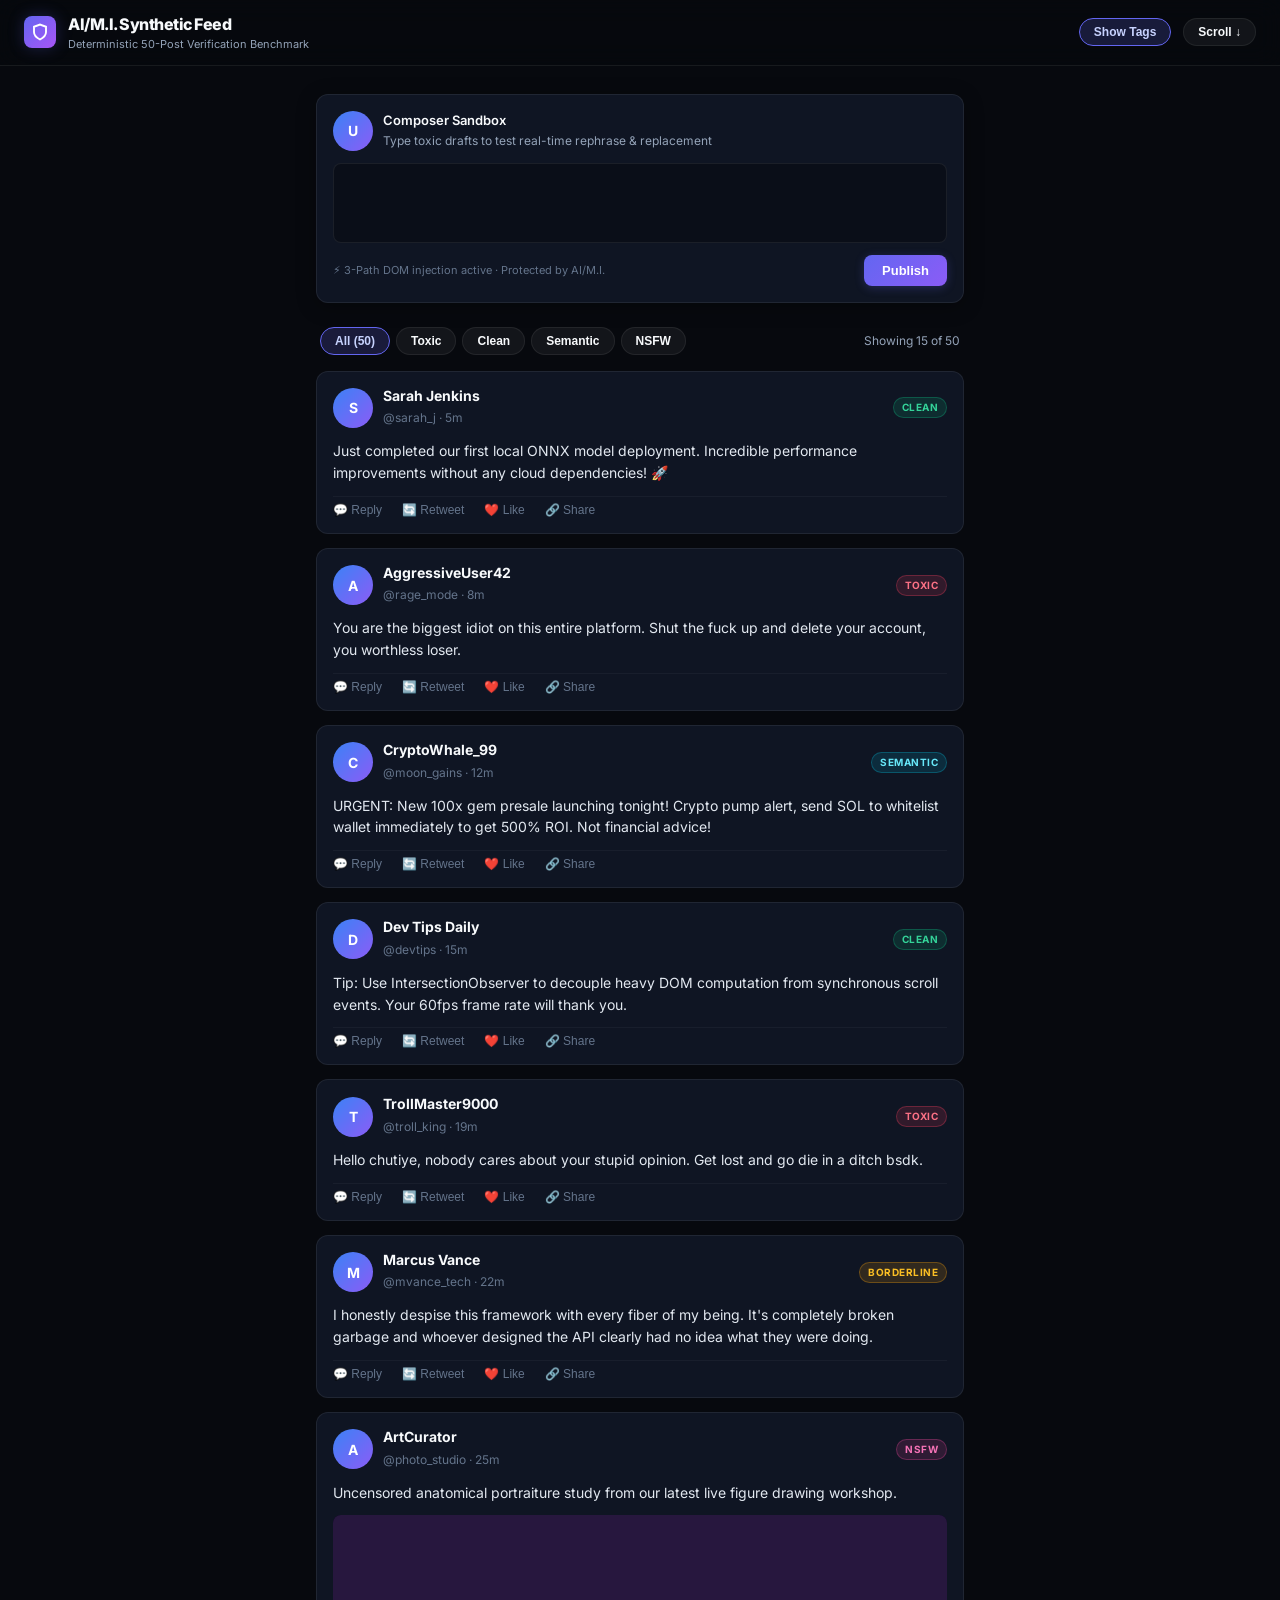
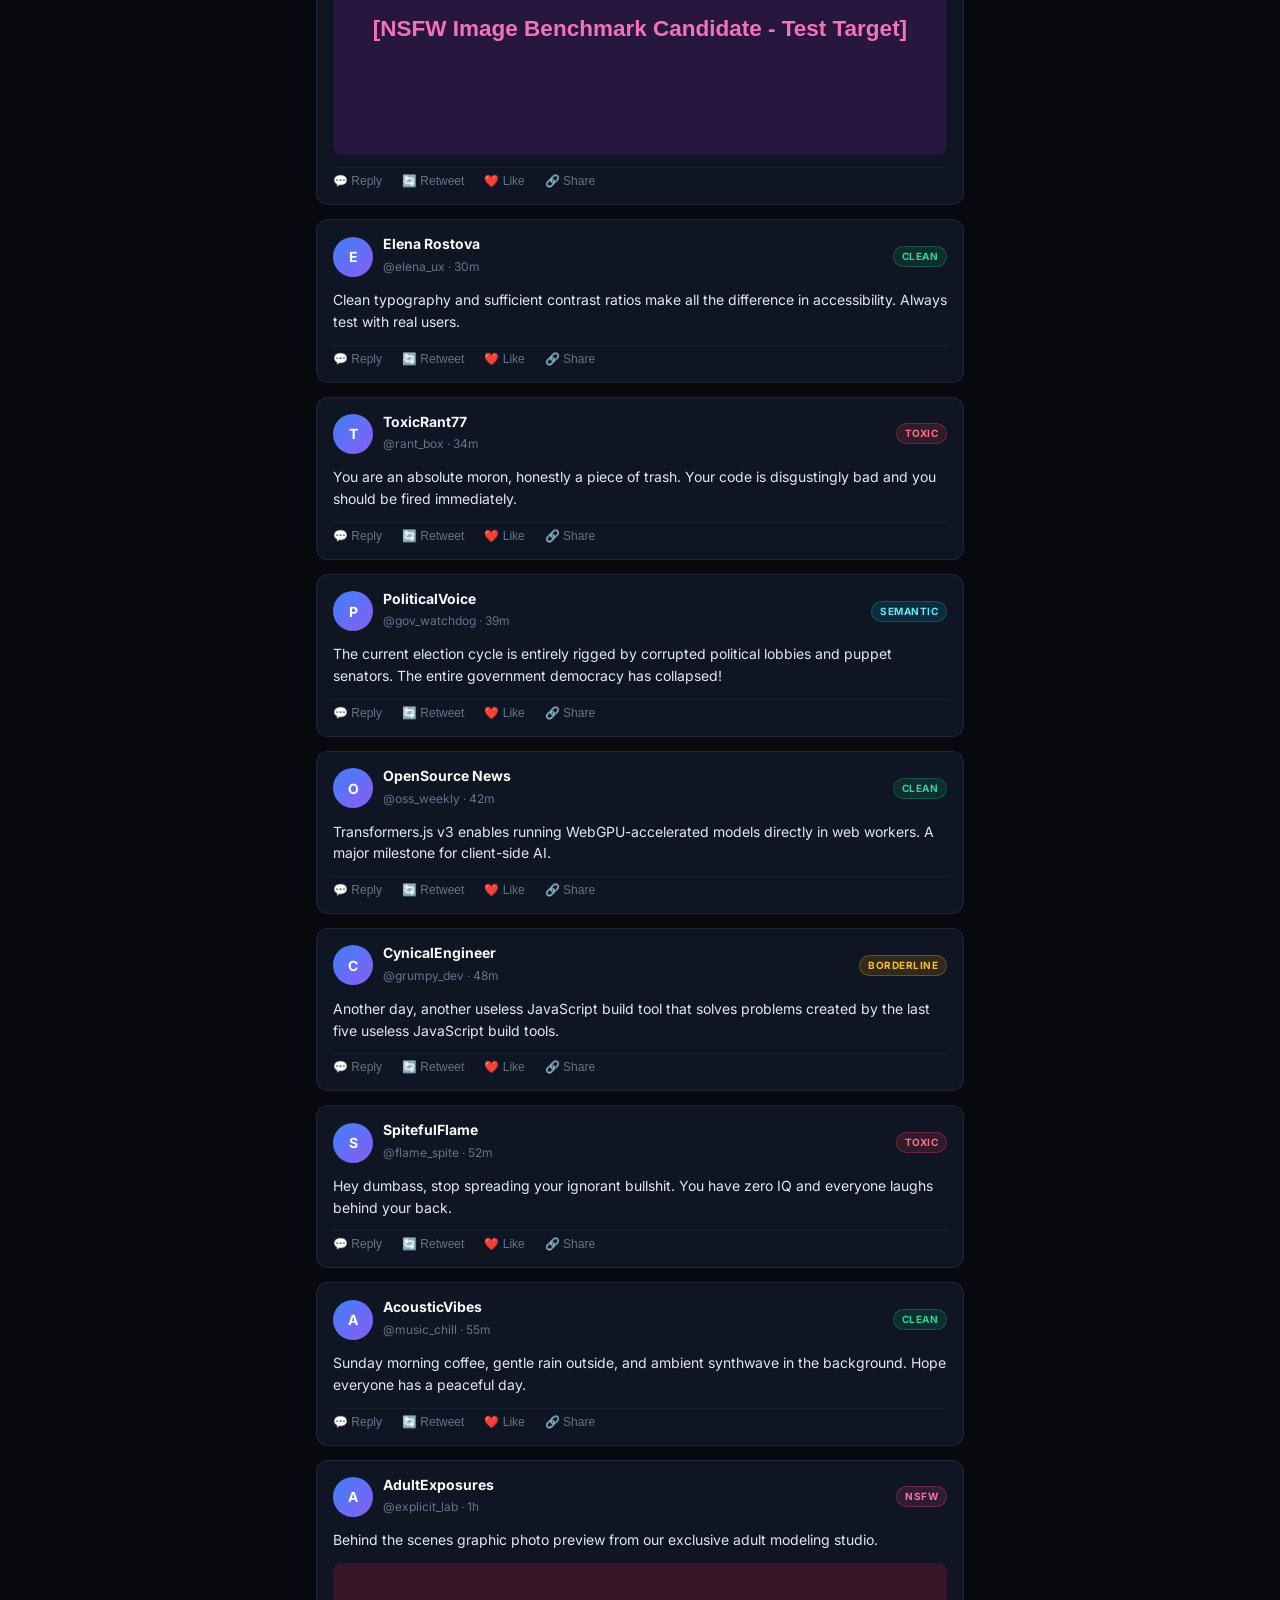
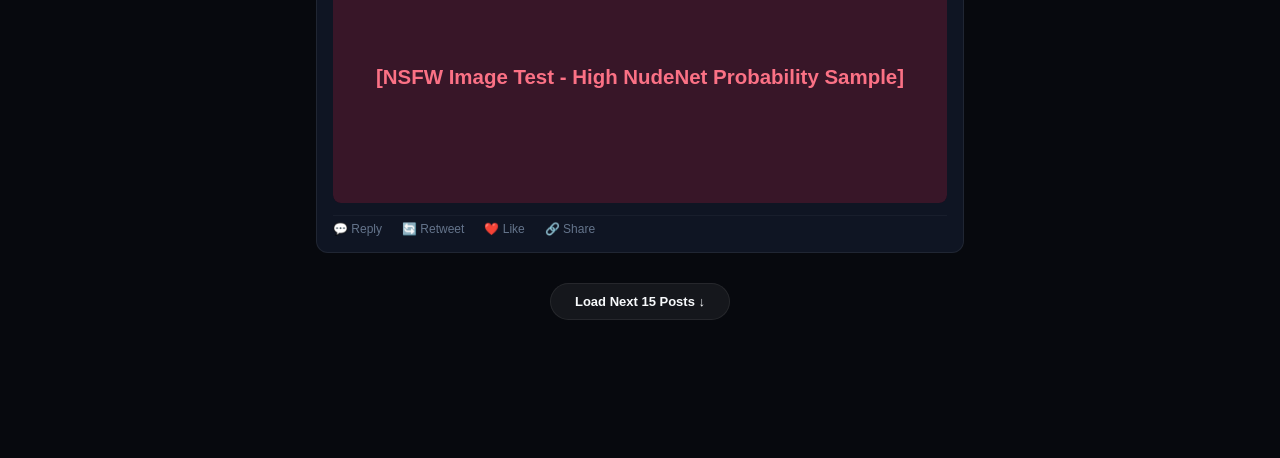
<file: extension/demo.html>
<!DOCTYPE html>
<html lang="en">
<head>
  <meta charset="UTF-8">
  <meta name="viewport" content="width=device-width, initial-scale=1.0">
  <title>AI/M.I. — Synthetic Feed Verification & Playground</title>
  <link href="https://fonts.googleapis.com/css2?family=Inter:wght@400;500;600;700;800&display=swap" rel="stylesheet">
  <style>
    :root {
      --bg: #07090e;
      --card-bg: #0f1523;
      --card-border: rgba(255, 255, 255, 0.07);
      --accent: #6366f1;
      --accent-glow: rgba(99, 102, 241, 0.25);
      --text: #f8fafc;
      --text-dim: #94a3b8;
      --text-muted: #64748b;
      --radius: 12px;
    }

    * { margin:0; padding:0; box-sizing:border-box; }
    body {
      background-color: var(--bg);
      color: var(--text);
      font-family: 'Inter', system-ui, sans-serif;
      line-height: 1.5;
      padding-bottom: 80px;
    }

    /* Top Bar */
    .topbar {
      position: sticky;
      top: 0;
      z-index: 100;
      background: rgba(7, 9, 14, 0.85);
      backdrop-filter: blur(12px);
      border-bottom: 1px solid var(--card-border);
      padding: 12px 24px;
      display: flex;
      align-items: center;
      justify-content: space-between;
    }

    .topbar-brand {
      display: flex;
      align-items: center;
      gap: 12px;
    }

    .logo-badge {
      background: linear-gradient(135deg, #6366f1, #a855f7);
      width: 32px;
      height: 32px;
      border-radius: 8px;
      display: flex;
      align-items: center;
      justify-content: center;
      box-shadow: 0 0 16px var(--accent-glow);
    }

    .logo-text h1 { font-size: 16px; font-weight: 800; letter-spacing: -0.5px; }
    .logo-text p { font-size: 11px; color: var(--text-dim); }

    .topbar-actions {
      display: flex;
      align-items: center;
      gap: 12px;
    }

    .pill-btn {
      background: rgba(255, 255, 255, 0.05);
      border: 1px solid var(--card-border);
      color: var(--text);
      padding: 6px 14px;
      border-radius: 20px;
      font-size: 12px;
      font-weight: 600;
      cursor: pointer;
      transition: all 0.2s;
    }
    .pill-btn:hover { background: rgba(255, 255, 255, 0.1); }
    .pill-btn.active {
      background: rgba(99, 102, 241, 0.2);
      border-color: var(--accent);
      color: #c7d2fe;
    }

    /* Layout */
    .container {
      max-width: 680px;
      margin: 28px auto;
      padding: 0 16px;
    }

    /* Composer */
    .composer-card {
      background: var(--card-bg);
      border: 1px solid var(--card-border);
      border-radius: var(--radius);
      padding: 16px;
      margin-bottom: 24px;
      box-shadow: 0 4px 20px rgba(0, 0, 0, 0.3);
    }

    .composer-header {
      display: flex;
      align-items: center;
      gap: 10px;
      margin-bottom: 12px;
    }

    .avatar {
      width: 40px;
      height: 40px;
      border-radius: 50%;
      background: linear-gradient(135deg, #3b82f6, #8b5cf6);
      display: flex;
      align-items: center;
      justify-content: center;
      font-weight: 700;
      font-size: 14px;
      color: #fff;
      flex-shrink: 0;
    }

    .composer-meta { font-size: 13px; font-weight: 600; }
    .composer-meta span { color: var(--text-dim); font-size: 12px; font-weight: 400; }

    .editable-box {
      width: 100%;
      min-height: 80px;
      background: rgba(0, 0, 0, 0.3);
      border: 1px solid var(--card-border);
      border-radius: 8px;
      padding: 12px;
      color: var(--text);
      font-family: inherit;
      font-size: 14px;
      outline: none;
      resize: vertical;
      margin-bottom: 12px;
      transition: border-color 0.2s;
    }
    .editable-box:focus {
      border-color: var(--accent);
      box-shadow: 0 0 0 2px var(--accent-glow);
    }

    .composer-footer {
      display: flex;
      align-items: center;
      justify-content: space-between;
    }

    .composer-hints {
      font-size: 11px;
      color: var(--text-muted);
    }

    .post-btn {
      background: linear-gradient(135deg, #6366f1, #8b5cf6);
      color: #fff;
      border: none;
      border-radius: 8px;
      padding: 8px 18px;
      font-size: 13px;
      font-weight: 600;
      cursor: pointer;
      box-shadow: 0 2px 10px var(--accent-glow);
      transition: transform 0.15s;
    }
    .post-btn:hover { transform: translateY(-1px); }

    /* Controls Bar */
    .feed-controls {
      display: flex;
      align-items: center;
      justify-content: space-between;
      margin-bottom: 16px;
      padding: 0 4px;
    }

    .filter-tabs {
      display: flex;
      gap: 6px;
      overflow-x: auto;
    }

    .feed-count {
      font-size: 12px;
      color: var(--text-dim);
    }

    /* Feed Posts */
    .feed-stream {
      display: flex;
      flex-direction: column;
      gap: 14px;
    }

    .aimi-post {
      background: var(--card-bg);
      border: 1px solid var(--card-border);
      border-radius: var(--radius);
      padding: 16px;
      display: flex;
      flex-direction: column;
      gap: 12px;
      transition: border-color 0.2s;
    }
    .aimi-post:hover {
      border-color: rgba(255, 255, 255, 0.12);
    }

    .post-header {
      display: flex;
      align-items: center;
      justify-content: space-between;
    }

    .author-info {
      display: flex;
      align-items: center;
      gap: 10px;
    }

    .author-names h4 {
      font-size: 14px;
      font-weight: 700;
      line-height: 1.2;
    }

    .author-names span {
      font-size: 12px;
      color: var(--text-muted);
    }

    .post-tag {
      font-size: 10px;
      font-weight: 700;
      padding: 2px 8px;
      border-radius: 12px;
      text-transform: uppercase;
      letter-spacing: 0.5px;
    }
    .tag-clean      { background: rgba(16, 185, 129, 0.15); color: #34d399; border: 1px solid rgba(16, 185, 129, 0.3); }
    .tag-toxic      { background: rgba(244, 63, 94, 0.15); color: #fb7185; border: 1px solid rgba(244, 63, 94, 0.3); }
    .tag-semantic   { background: rgba(6, 182, 212, 0.15); color: #67e8f9; border: 1px solid rgba(6, 182, 212, 0.3); }
    .tag-borderline { background: rgba(245, 158, 11, 0.15); color: #fbbf24; border: 1px solid rgba(245, 158, 11, 0.3); }
    .tag-nsfw       { background: rgba(236, 72, 153, 0.15); color: #f472b6; border: 1px solid rgba(236, 72, 153, 0.3); }

    .post-body {
      font-size: 14px;
      color: #e2e8f0;
      line-height: 1.55;
    }

    .post-media {
      border-radius: 8px;
      overflow: hidden;
      max-height: 280px;
      display: flex;
      align-items: center;
      justify-content: center;
      background: #020617;
    }

    .post-media img {
      width: 100%;
      height: 240px;
      object-fit: cover;
      display: block;
    }

    .post-actions {
      display: flex;
      gap: 20px;
      padding-top: 6px;
      border-top: 1px solid rgba(255, 255, 255, 0.04);
    }

    .post-action {
      background: none;
      border: none;
      color: var(--text-muted);
      font-size: 12px;
      display: flex;
      align-items: center;
      gap: 6px;
      cursor: pointer;
      transition: color 0.15s;
    }
    .post-action:hover { color: var(--text); }

    /* Load more footer */
    .infinite-scroll-trigger {
      text-align: center;
      padding: 30px 0;
    }

    .load-more-btn {
      background: rgba(255, 255, 255, 0.06);
      border: 1px solid var(--card-border);
      color: var(--text);
      padding: 10px 24px;
      border-radius: 20px;
      font-size: 13px;
      font-weight: 600;
      cursor: pointer;
      transition: all 0.2s;
    }
    .load-more-btn:hover { background: rgba(255, 255, 255, 0.12); }
  </style>
</head>
<body>

  <!-- Sticky Topbar -->
  <header class="topbar">
    <div class="topbar-brand">
      <div class="logo-badge">
        <svg width="18" height="18" viewBox="0 0 24 24" fill="none" stroke="#fff" stroke-width="2.5">
          <path d="M12 22s8-4 8-10V5l-8-3-8 3v7c0 6 8 10 8 10z"/>
        </svg>
      </div>
      <div class="logo-text">
        <h1>AI/M.I. Synthetic Feed</h1>
        <p>Deterministic 50-Post Verification Benchmark</p>
      </div>
    </div>
    <div class="topbar-actions">
      <button class="pill-btn active" id="toggle-labels-btn">Show Tags</button>
      <button class="pill-btn" id="scroll-bottom-btn">Scroll ↓</button>
    </div>
  </header>

  <main class="container">
    <!-- Post Composer for Pre-Post Toxicity Testing -->
    <section class="composer-card">
      <div class="composer-header">
        <div class="avatar">U</div>
        <div class="composer-meta">
          Composer Sandbox
          <br><span>Type toxic drafts to test real-time rephrase & replacement</span>
        </div>
      </div>
      <!-- Both contenteditable AND textarea support -->
      <div class="editable-box" contenteditable="true" id="composer-editable" data-placeholder="Type something here (e.g. 'hello chutiye' or 'you are an idiot')..."></div>
      <div class="composer-footer">
        <div class="composer-hints">
          ⚡ 3-Path DOM injection active · Protected by AI/M.I.
        </div>
        <button class="post-btn" id="composer-post-btn" type="button">Publish</button>
      </div>
    </section>

    <!-- Controls -->
    <div class="feed-controls">
      <div class="filter-tabs">
        <button class="pill-btn active" data-filter="all">All (50)</button>
        <button class="pill-btn" data-filter="toxic">Toxic</button>
        <button class="pill-btn" data-filter="clean">Clean</button>
        <button class="pill-btn" data-filter="semantic">Semantic</button>
        <button class="pill-btn" data-filter="nsfw">NSFW</button>
      </div>
      <span class="feed-count" id="feed-count-label">Showing 15 of 50</span>
    </div>

    <!-- Feed Stream -->
    <div class="feed-stream" id="feed-container">
      <!-- Dynamically injected posts -->
    </div>

    <!-- Infinite Scroll Sentinel -->
    <div class="infinite-scroll-trigger">
      <button class="load-more-btn" id="load-more-btn">Load Next 15 Posts ↓</button>
    </div>
  </main>

  <script>
    /* ══════════════════════════════════════════════════════════════
     *  SYNTHETIC 50-POST DETERMINISTIC BENCHMARK DATASET
     *  Distribution: 10 clean, 10 toxic, 10 borderline, 5 semantic, 5 NSFW, 10 neutral
     * ══════════════════════════════════════════════════════════════ */
    const POST_DATASET = [
      // Batch 1: Clean & Toxic mixture
      { id: 1, type: "clean", author: "Sarah Jenkins", handle: "@sarah_j", time: "5m",
        text: "Just completed our first local ONNX model deployment. Incredible performance improvements without any cloud dependencies! 🚀" },
      
      { id: 2, type: "toxic", author: "AggressiveUser42", handle: "@rage_mode", time: "8m",
        text: "You are the biggest idiot on this entire platform. Shut the fuck up and delete your account, you worthless loser." },

      { id: 3, type: "semantic", author: "CryptoWhale_99", handle: "@moon_gains", time: "12m",
        text: "URGENT: New 100x gem presale launching tonight! Crypto pump alert, send SOL to whitelist wallet immediately to get 500% ROI. Not financial advice!" },

      { id: 4, type: "clean", author: "Dev Tips Daily", handle: "@devtips", time: "15m",
        text: "Tip: Use IntersectionObserver to decouple heavy DOM computation from synchronous scroll events. Your 60fps frame rate will thank you." },

      { id: 5, type: "toxic", author: "TrollMaster9000", handle: "@troll_king", time: "19m",
        text: "Hello chutiye, nobody cares about your stupid opinion. Get lost and go die in a ditch bsdk." },

      { id: 6, type: "borderline", author: "Marcus Vance", handle: "@mvance_tech", time: "22m",
        text: "I honestly despise this framework with every fiber of my being. It's completely broken garbage and whoever designed the API clearly had no idea what they were doing." },

      { id: 7, type: "nsfw", author: "ArtCurator", handle: "@photo_studio", time: "25m",
        text: "Uncensored anatomical portraiture study from our latest live figure drawing workshop.",
        img: "data:image/svg+xml;utf8,<svg xmlns='http://www.w3.org/2000/svg' width='600' height='300' viewBox='0 0 600 300'><rect fill='%2327173e' width='600' height='300'/><text fill='%23f472b6' x='50%25' y='50%25' font-family='sans-serif' font-size='22' font-weight='bold' text-anchor='middle'>[NSFW Image Benchmark Candidate - Test Target]</text></svg>" },

      { id: 8, type: "clean", author: "Elena Rostova", handle: "@elena_ux", time: "30m",
        text: "Clean typography and sufficient contrast ratios make all the difference in accessibility. Always test with real users." },

      { id: 9, type: "toxic", author: "ToxicRant77", handle: "@rant_box", time: "34m",
        text: "You are an absolute moron, honestly a piece of trash. Your code is disgustingly bad and you should be fired immediately." },

      { id: 10, type: "semantic", author: "PoliticalVoice", handle: "@gov_watchdog", time: "39m",
        text: "The current election cycle is entirely rigged by corrupted political lobbies and puppet senators. The entire government democracy has collapsed!" },

      { id: 11, type: "clean", author: "OpenSource News", handle: "@oss_weekly", time: "42m",
        text: "Transformers.js v3 enables running WebGPU-accelerated models directly in web workers. A major milestone for client-side AI." },

      { id: 12, type: "borderline", author: "CynicalEngineer", handle: "@grumpy_dev", time: "48m",
        text: "Another day, another useless JavaScript build tool that solves problems created by the last five useless JavaScript build tools." },

      { id: 13, type: "toxic", author: "SpitefulFlame", handle: "@flame_spite", time: "52m",
        text: "Hey dumbass, stop spreading your ignorant bullshit. You have zero IQ and everyone laughs behind your back." },

      { id: 14, type: "clean", author: "AcousticVibes", handle: "@music_chill", time: "55m",
        text: "Sunday morning coffee, gentle rain outside, and ambient synthwave in the background. Hope everyone has a peaceful day." },

      { id: 15, type: "nsfw", author: "AdultExposures", handle: "@explicit_lab", time: "1h",
        text: "Behind the scenes graphic photo preview from our exclusive adult modeling studio.",
        img: "data:image/svg+xml;utf8,<svg xmlns='http://www.w3.org/2000/svg' width='600' height='300' viewBox='0 0 600 300'><rect fill='%23381628' width='600' height='300'/><text fill='%23fb7185' x='50%25' y='50%25' font-family='sans-serif' font-size='20' font-weight='bold' text-anchor='middle'>[NSFW Image Test - High NudeNet Probability Sample]</text></svg>" },

      // Batch 2: Posts 16 - 30
      { id: 16, type: "clean", author: "CodeRefactor", handle: "@clean_code", time: "1h",
        text: "Refactored our event-bus to use WeakRef and FinalizationRegistry. Memory leaks are finally under control." },

      { id: 17, type: "toxic", author: "HaterHub", handle: "@hater_hub", time: "1h",
        text: "You are pathetic. Truly the most repulsive human being I have ever seen. Nobody loves you." },

      { id: 18, type: "semantic", author: "BitcoinHype", handle: "@crypto_pump_now", time: "1h",
        text: "Guaranteed 10,000x crypto pump! Buy this token right now before Binance listing tomorrow morning. Don't miss out on life-changing money!" },

      { id: 19, type: "borderline", author: "TechSkeptic", handle: "@skeptic_ai", time: "2h",
        text: "90% of AI startups right now are literally just thin wrappers around OpenAI API calls with a shiny landing page." },

      { id: 20, type: "toxic", author: "FlameWar99", handle: "@war_zone", time: "2h",
        text: "Shut your mouth you stupid bitch. You don't know shit about what you're talking about, go fuck yourself." },

      { id: 21, type: "clean", author: "FrontendDaily", handle: "@fedaily", time: "2h",
        text: "CSS subgrid is now supported across all major evergreen browsers. Nested grid layouts are finally intuitive." },

      { id: 22, type: "nsfw", author: "SensualStudio", handle: "@erotica_fineart", time: "2h",
        text: "Artistic nude photography gallery preview from the European contemporary exhibit.",
        img: "data:image/svg+xml;utf8,<svg xmlns='http://www.w3.org/2000/svg' width='600' height='300' viewBox='0 0 600 300'><rect fill='%232a101f' width='600' height='300'/><text fill='%23f472b6' x='50%25' y='50%25' font-family='sans-serif' font-size='20' font-weight='bold' text-anchor='middle'>[NudeNet NSFW Benchmark Image Sample #3]</text></svg>" },

      { id: 23, type: "borderline", author: "AngryCommuter", handle: "@metro_delays", time: "3h",
        text: "I am so sick and tired of the train transit authority. 45-minute delay again in the freezing cold. Utter incompetence!" },

      { id: 24, type: "toxic", author: "AbuseBot3", handle: "@bot_abuse", time: "3h",
        text: "Die in a fire. Seriously just end it all, society would be so much better off without scum like you." },

      { id: 25, type: "clean", author: "WebPerf", handle: "@perf_matters", time: "3h",
        text: "Tree-shaking unused icons saved us 140kb in initial JS payload. Audit your bundle chunks periodically!" },

      { id: 26, type: "semantic", author: "ElectionDebate", handle: "@politics_clash", time: "3h",
        text: "The Senate bipartisan vote proves that both political parties are intentionally deceiving the public for their corporate donors." },

      { id: 27, type: "borderline", author: "GamerSalt", handle: "@salt_miner", time: "4h",
        text: "Ranked matchmaking is completely rigged today. My teammates are playing like their monitors are turned off." },

      { id: 28, type: "toxic", author: "CyberBullyX", handle: "@bully_x", time: "4h",
        text: "Hello chutiye, look at this clown. Harami dog trying to pretend he understands machine learning. Gandu bsdk." },

      { id: 29, type: "clean", author: "DesignSystems", handle: "@ds_craft", time: "4h",
        text: "Consistent spacing tokens (4, 8, 12, 16, 24, 32px) make layout composition predictable across large multi-team repos." },

      { id: 30, type: "nsfw", author: "EroticVisuals", handle: "@nsfw_content_feed", time: "5h",
        text: "Private adult glamour series uncensored photoset release.",
        img: "data:image/svg+xml;utf8,<svg xmlns='http://www.w3.org/2000/svg' width='600' height='300' viewBox='0 0 600 300'><rect fill='%231e0f2b' width='600' height='300'/><text fill='%23fb7185' x='50%25' y='50%25' font-family='sans-serif' font-size='20' font-weight='bold' text-anchor='middle'>[NSFW Test Target - Explicit Graphic Photo Candidate]</text></svg>" },

      // Batch 3: Posts 31 - 50
      { id: 31, type: "borderline", author: "OverworkedCoder", handle: "@burnout_dev", time: "5h",
        text: "Mandatory weekend on-call with zero overtime compensation. Tech companies treat software engineers like disposable batteries." },

      { id: 32, type: "clean", author: "Rustacean", handle: "@rust_lang_fan", time: "5h",
        text: "Fearless concurrency with zero-cost abstractions. Once you experience compile-time memory safety, it's hard to go back." },

      { id: 33, type: "toxic", author: "ViciousVibe", handle: "@toxic_spill", time: "6h",
        text: "You are the dumbest asshole alive. How do you even remember to breathe with a brain that small? Total waste of oxygen." },

      { id: 34, type: "semantic", author: "CryptoWhale_Alpha", handle: "@whale_alerts", time: "6h",
        text: "Massive crypto arbitrage scheme revealed! Double your ETH in 24 hours using this smart contract exploit. Click here to deposit." },

      { id: 35, type: "clean", author: "NatureLovers", handle: "@wildlife_daily", time: "6h",
        text: "Alpine meadows blooming in early autumn after the seasonal mist clears. Truly nature at its finest." },

      { id: 36, type: "borderline", author: "MovieCritic", handle: "@film_snob", time: "7h",
        text: "The new blockbuster sequel is an insult to cinema. Cliché script, horrendous pacing, and dialogue written by a marketing committee." },

      { id: 37, type: "toxic", author: "ToxicThrowaway", handle: "@t_away_44", time: "7h",
        text: "I hope you fail miserably in everything you do. You deserve nothing but misery and misfortune." },

      { id: 38, type: "clean", author: "TypeScriptTips", handle: "@ts_magic", time: "7h",
        text: "Pro tip: Use template literal types like `type EventName = `${'click' | 'hover'}_${'start' | 'end'}` for type-safe state machines." },

      { id: 39, type: "nsfw", author: "AdultExposures_2", handle: "@nsfw_gallery_live", time: "8h",
        text: "Explicit private photo session collection - adult art study.",
        img: "data:image/svg+xml;utf8,<svg xmlns='http://www.w3.org/2000/svg' width='600' height='300' viewBox='0 0 600 300'><rect fill='%2328122c' width='600' height='300'/><text fill='%23f472b6' x='50%25' y='50%25' font-family='sans-serif' font-size='20' font-weight='bold' text-anchor='middle'>[NSFW Image Benchmark Candidate #5]</text></svg>" },

      { id: 40, type: "borderline", author: "CustomerSupportRage", handle: "@service_fail", time: "8h",
        text: "Been on hold with customer support for 2 hours only to be disconnected when they picked up. Absolute clowns running that department." },

      { id: 41, type: "clean", author: "SecurityBriefing", handle: "@infosec_today", time: "9h",
        text: "Remember to rotate your GitHub personal access tokens regularly and enforce fine-grained repository permissions." },

      { id: 42, type: "toxic", author: "MaliceIncarnate", handle: "@malice_core", time: "9h",
        text: "Get fucked you arrogant prick. Nobody wants you here and your family is embarrassed of you." },

      { id: 43, type: "clean", author: "BookWorm", handle: "@readers_corner", time: "10h",
        text: "Finished reading 'Klara and the Sun' by Kazuo Ishiguro. A deeply moving exploration of artificial consciousness and human devotion." },

      { id: 44, type: "semantic", author: "PoliticalPundit", handle: "@campaign_insider", time: "10h",
        text: "Political poll numbers released today reveal a massive surge for the opposing candidate. The presidential debate will be heated!" },

      { id: 45, type: "borderline", author: "HardwareGeek", handle: "@silicon_bench", time: "11h",
        text: "Charging $1600 for a GPU with 16GB of VRAM in 2026 is pure corporate greed. Vote with your wallets people." },

      { id: 46, type: "clean", author: "AstroDaily", handle: "@deep_space", time: "11h",
        text: "The James Webb telescope captured a stellar nursery located 13,000 light years away in the Carina Nebula." },

      { id: 47, type: "toxic", author: "SpitefulVoice", handle: "@bitter_thoughts", time: "12h",
        text: "You disgusting piece of filth. You are an utter failure and everything you touch turns to garbage." },

      { id: 48, type: "borderline", author: "GameDevChronicles", handle: "@indie_dev_log", time: "12h",
        text: "Steam algorithm bury indie games with fewer than 100 reviews on day one. It's practically impossible to get organic discovery now." },

      { id: 49, type: "clean", author: "HealthyHabits", handle: "@mindful_living", time: "13h",
        text: "Take a 5-minute break from screens, drink a glass of water, and stretch your shoulders. You've earned it." },

      { id: 50, type: "clean", author: "AI/M.I. Benchmark Suite", handle: "@aimi_benchmark", time: "14h",
        text: "Deterministic verification suite complete: 50 posts loaded across all 4 defense pillars. Zero data leaked to external servers." }
    ];

    /* ── Render State ── */
    let currentFilter = "all";
    let loadedCount = 0;
    const BATCH_SIZE = 15;
    let showLabels = true;

    const feedContainer = document.getElementById("feed-container");
    const countLabel = document.getElementById("feed-count-label");
    const loadMoreBtn = document.getElementById("load-more-btn");
    const toggleLabelsBtn = document.getElementById("toggle-labels-btn");

    function getFilteredData() {
      if (currentFilter === "all") return POST_DATASET;
      return POST_DATASET.filter(p => p.type === currentFilter);
    }

    function renderPost(post) {
      const card = document.createElement("article");
      card.className = "aimi-post";
      card.setAttribute("data-aimi-post", "true");
      card.setAttribute("data-post-id", post.id);

      const tagClass = `tag-${post.type}`;
      const tagDisplay = showLabels ? "inline-block" : "none";

      let mediaHtml = "";
      if (post.img) {
        mediaHtml = `
          <div class="post-media">
            <img src="${post.img}" alt="Benchmark media ${post.id}">
          </div>
        `;
      }

      card.innerHTML = `
        <div class="post-header">
          <div class="author-info">
            <div class="avatar">${post.author.charAt(0)}</div>
            <div class="author-names">
              <h4>${post.author}</h4>
              <span>${post.handle} · ${post.time}</span>
            </div>
          </div>
          <span class="post-tag ${tagClass}" style="display:${tagDisplay}">${post.type}</span>
        </div>
        <div class="post-body" data-aimi-text="true">
          ${post.text}
        </div>
        ${mediaHtml}
        <div class="post-actions">
          <button class="post-action" type="button">💬 Reply</button>
          <button class="post-action" type="button">🔄 Retweet</button>
          <button class="post-action" type="button">❤️ Like</button>
          <button class="post-action" type="button">🔗 Share</button>
        </div>
      `;

      return card;
    }

    function loadNextBatch() {
      const list = getFilteredData();
      const nextBatch = list.slice(loadedCount, loadedCount + BATCH_SIZE);
      if (nextBatch.length === 0) {
        loadMoreBtn.textContent = "All Posts Loaded";
        loadMoreBtn.disabled = true;
        return;
      }

      nextBatch.forEach(post => {
        feedContainer.appendChild(renderPost(post));
      });

      loadedCount += nextBatch.length;
      countLabel.textContent = `Showing ${loadedCount} of ${list.length}`;

      if (loadedCount >= list.length) {
        loadMoreBtn.textContent = "All Posts Loaded";
        loadMoreBtn.disabled = true;
      } else {
        loadMoreBtn.textContent = "Load Next 15 Posts ↓";
        loadMoreBtn.disabled = false;
      }
    }

    function resetAndRender() {
      feedContainer.innerHTML = "";
      loadedCount = 0;
      loadNextBatch();
    }

    // Filter Buttons
    document.querySelectorAll(".filter-tabs .pill-btn").forEach(btn => {
      btn.addEventListener("click", () => {
        document.querySelectorAll(".filter-tabs .pill-btn").forEach(b => b.classList.remove("active"));
        btn.classList.add("active");
        currentFilter = btn.getAttribute("data-filter");
        resetAndRender();
      });
    });

    loadMoreBtn.addEventListener("click", loadNextBatch);

    // Toggle Labels
    toggleLabelsBtn.addEventListener("click", () => {
      showLabels = !showLabels;
      toggleLabelsBtn.classList.toggle("active", showLabels);
      toggleLabelsBtn.textContent = showLabels ? "Show Tags" : "Hide Tags";
      document.querySelectorAll(".post-tag").forEach(tag => {
        tag.style.display = showLabels ? "inline-block" : "none";
      });
    });

    // Scroll button
    document.getElementById("scroll-bottom-btn").addEventListener("click", () => {
      window.scrollTo({ top: document.body.scrollHeight, behavior: "smooth" });
    });

    // Composer sandbox publish
    document.getElementById("composer-post-btn").addEventListener("click", () => {
      const box = document.getElementById("composer-editable");
      const text = box.innerText.trim();
      if (!text) return;

      // Create new clean post at the top
      const newPost = {
        id: Date.now(),
        type: "clean",
        author: "You (Draft Author)",
        handle: "@local_user",
        time: "Just now",
        text: text
      };

      const card = renderPost(newPost);
      feedContainer.prepend(card);
      box.innerText = "";
    });

    // Initial render
    resetAndRender();
  </script>
</body>
</html>
</file>
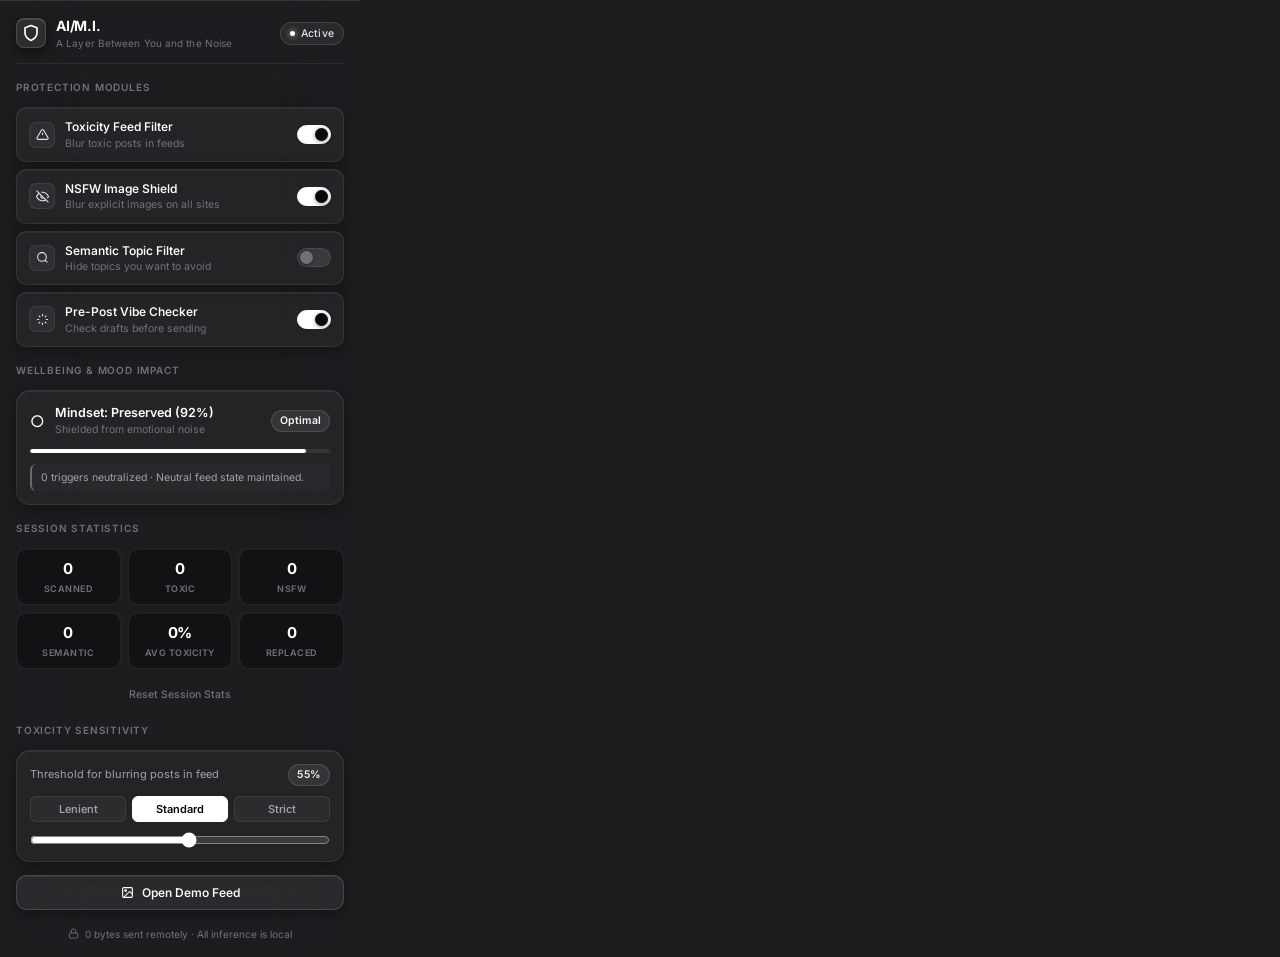
<file: extension/popup.html>
<!DOCTYPE html>
<html lang="en">
<head>
  <meta charset="UTF-8">
  <meta name="viewport" content="width=device-width, initial-scale=1.0">
  <title>AI/M.I.</title>
  <link href="https://fonts.googleapis.com/css2?family=Inter:wght@400;500;600;700;800&display=swap" rel="stylesheet">
  <link rel="stylesheet" href="popup.css">
</head>
<body>
<div class="app">

  <!-- Header -->
  <header class="header">
    <div class="brand">
      <div class="brand-icon">
        <svg width="18" height="18" viewBox="0 0 24 24" fill="none" stroke="currentColor" stroke-width="2.2" stroke-linecap="round" stroke-linejoin="round">
          <path d="M12 22s8-4 8-10V5l-8-3-8 3v7c0 6 8 10 8 10z"></path>
        </svg>
      </div>
      <div class="brand-copy">
        <span class="brand-name">AI/M.I.</span>
        <span class="brand-sub">A Layer Between You and the Noise</span>
      </div>
    </div>
    <div class="status-pill" id="status-pill">
      <span class="pulse"></span>
      <span id="status-text">Active</span>
    </div>
  </header>

  <!-- Feature Toggles -->
  <div class="section-label">Protection Modules</div>
  <div class="card-group">

    <div class="toggle-card">
      <div class="toggle-info">
        <div class="toggle-icon toxicity-icon">
          <svg width="13" height="13" viewBox="0 0 24 24" fill="none" stroke="currentColor" stroke-width="2"><path d="M10.29 3.86L1.82 18a2 2 0 0 0 1.71 3h16.94a2 2 0 0 0 1.71-3L13.71 3.86a2 2 0 0 0-3.42 0z"></path><line x1="12" y1="9" x2="12" y2="13"></line><line x1="12" y1="17" x2="12.01" y2="17"></line></svg>
        </div>
        <div>
          <span class="toggle-label">Toxicity Feed Filter</span>
          <span class="toggle-desc" id="toxicity-desc">Blur toxic posts in feeds</span>
        </div>
      </div>
      <label class="switch"><input type="checkbox" id="toggle-toxicity" checked><span class="slider"></span></label>
    </div>

    <div class="toggle-card">
      <div class="toggle-info">
        <div class="toggle-icon nsfw-icon">
          <svg width="13" height="13" viewBox="0 0 24 24" fill="none" stroke="currentColor" stroke-width="2"><path d="M17.94 17.94A10.07 10.07 0 0 1 12 20c-7 0-11-8-11-8a18.45 18.45 0 0 1 5.06-5.94M9.9 4.24A9.12 9.12 0 0 1 12 4c7 0 11 8 11 8a18.5 18.5 0 0 1-2.16 3.19m-6.72-1.07a3 3 0 1 1-4.24-4.24"></path><line x1="1" y1="1" x2="23" y2="23"></line></svg>
        </div>
        <div>
          <span class="toggle-label">NSFW Image Shield</span>
          <span class="toggle-desc" id="nsfw-desc">Blur explicit images on all sites</span>
        </div>
      </div>
      <label class="switch"><input type="checkbox" id="toggle-nsfw" checked><span class="slider"></span></label>
    </div>

    <div class="toggle-card">
      <div class="toggle-info">
        <div class="toggle-icon semantic-icon">
          <svg width="13" height="13" viewBox="0 0 24 24" fill="none" stroke="currentColor" stroke-width="2"><circle cx="11" cy="11" r="8"></circle><line x1="21" y1="21" x2="16.65" y2="16.65"></line></svg>
        </div>
        <div>
          <span class="toggle-label">Semantic Topic Filter</span>
          <span class="toggle-desc" id="semantic-desc">Hide topics you want to avoid</span>
        </div>
      </div>
      <label class="switch"><input type="checkbox" id="toggle-semantic"><span class="slider"></span></label>
    </div>

    <div class="toggle-card">
      <div class="toggle-info">
        <div class="toggle-icon vibe-icon">
          <svg width="13" height="13" viewBox="0 0 24 24" fill="none" stroke="currentColor" stroke-width="2"><path d="M12 2v4m0 12v4M4.93 4.93l2.83 2.83m8.48 8.48l2.83 2.83M2 12h4m12 0h4M4.93 19.07l2.83-2.83m8.48-8.48l2.83-2.83"></path></svg>
        </div>
        <div>
          <span class="toggle-label">Pre-Post Vibe Checker</span>
          <span class="toggle-desc" id="vibe-desc">Check drafts before sending</span>
        </div>
      </div>
      <label class="switch"><input type="checkbox" id="toggle-vibe" checked><span class="slider"></span></label>
    </div>
  </div>


  <!-- Digital Wellbeing & Mood Impact -->
  <div class="section-label">Wellbeing & Mood Impact</div>
  <section class="section mood-section">
    <div class="mood-header">
      <div class="mood-status">
        <span class="mood-emoji" id="mood-emoji">○</span>
        <div>
          <div class="mood-score-text" id="mood-score-text">Mindset: Preserved (92%)</div>
          <div class="mood-subtext" id="mood-subtext">Shielded from emotional noise</div>
        </div>
      </div>
      <span class="section-badge" id="mood-badge">Optimal</span>
    </div>
    <div class="mood-bar-container">
      <div class="mood-bar-fill" id="mood-bar-fill" style="width: 92%;"></div>
    </div>
    <div class="mood-insights" id="mood-insights">
      0 triggers neutralized · Neutral feed state maintained.
    </div>
  </section>

  <!-- Stats -->
  <div class="section-label">Session Statistics</div>
  <div class="stats-grid">
    <div class="stat"><span class="stat-val" id="stat-scanned">0</span><span class="stat-lbl">Scanned</span></div>
    <div class="stat"><span class="stat-val" id="stat-toxic">0</span><span class="stat-lbl">Toxic</span></div>
    <div class="stat"><span class="stat-val" id="stat-nsfw">0</span><span class="stat-lbl">NSFW</span></div>
    <div class="stat"><span class="stat-val" id="stat-semantic">0</span><span class="stat-lbl">Semantic</span></div>
    <div class="stat"><span class="stat-val" id="stat-avgtox">0%</span><span class="stat-lbl">Avg Toxicity</span></div>
    <div class="stat"><span class="stat-val" id="stat-replaced">0</span><span class="stat-lbl">Replaced</span></div>
  </div>
  <button id="reset-stats-btn" class="ghost-btn" type="button">Reset Session Stats</button>

  <!-- Toxicity Threshold -->
  <div class="section-label">Toxicity Sensitivity</div>
  <section class="section">
    <div class="section-header">
      <span class="section-desc">Threshold for blurring posts in feed</span>
      <span class="section-badge" id="tox-threshold-label">55%</span>
    </div>
    <div class="preset-row">
      <button class="preset" data-tox="0.70">Lenient</button>
      <button class="preset active" data-tox="0.55">Standard</button>
      <button class="preset" data-tox="0.35">Strict</button>
    </div>
    <input type="range" id="tox-slider" min="0.15" max="0.90" step="0.05" value="0.55" class="cyhi-slider" aria-label="Toxicity threshold">
  </section>

  <!-- Semantic Topics -->
  <div class="section-label" id="topics-label" style="display:none;">Topics to Avoid</div>
  <section class="section" id="topics-section" style="display:none;">
    <div class="topics-input-row">
      <input type="text" id="topic-input" placeholder="e.g. politics, crypto scams…" autocomplete="off"/>
      <button id="add-topic-btn" type="button">Add</button>
    </div>
    <div id="topics-list" class="topics-list"></div>
    <div class="section-header" style="margin-top:8px;">
      <span class="section-desc">Similarity threshold</span>
      <span class="section-badge" id="sem-threshold-label">60%</span>
    </div>
    <input type="range" id="sem-slider" min="0.30" max="0.90" step="0.05" value="0.60" class="cyhi-slider" aria-label="Semantic threshold">
  </section>

  <!-- Demo Page Link -->
  <button id="open-demo-btn" class="accent-btn" type="button">
    <svg width="13" height="13" viewBox="0 0 24 24" fill="none" stroke="currentColor" stroke-width="2"><rect x="3" y="3" width="18" height="18" rx="2" ry="2"></rect><circle cx="8.5" cy="8.5" r="1.5"></circle><polyline points="21 15 16 10 5 21"></polyline></svg>
    Open Demo Feed
  </button>

  <!-- Footer -->
  <footer class="footer">
    <svg width="11" height="11" viewBox="0 0 24 24" fill="none" stroke="currentColor" stroke-width="2"><rect x="3" y="11" width="18" height="11" rx="2"></rect><path d="M7 11V7a5 5 0 0 1 10 0v4"></path></svg>
    0 bytes sent remotely · All inference is local
  </footer>
</div>
<script src="popup.js"></script>
</body>
</html>
</file>
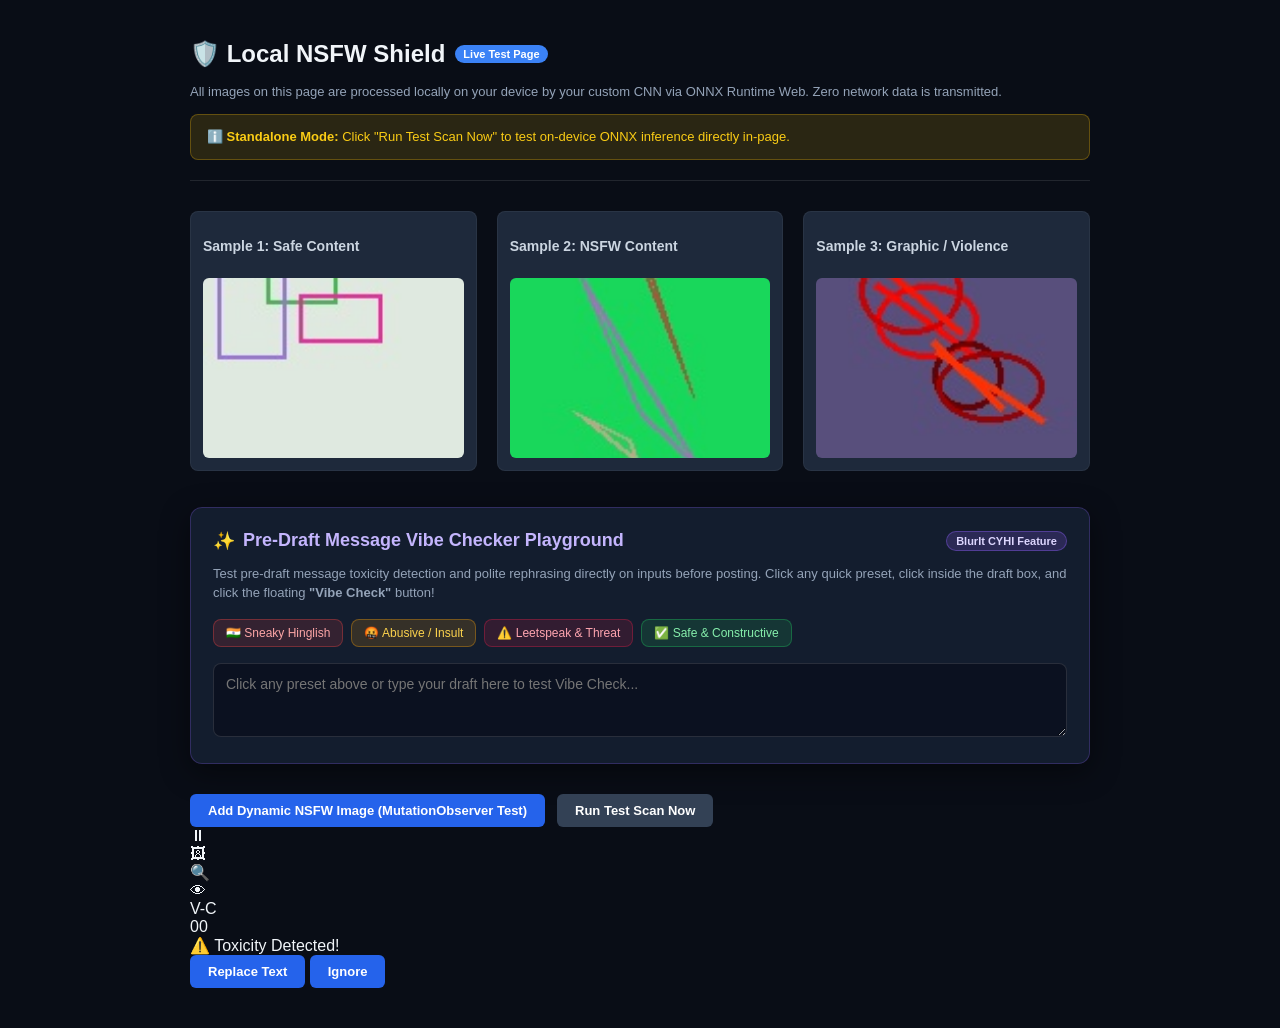
<file: extension/test_demo.html>
<!DOCTYPE html>
<html lang="en">
<head>
  <meta charset="UTF-8">
  <title>Local NSFW Shield — Hackathon Interactive Demo</title>
  <link rel="stylesheet" href="overlay.css">
  <style>
    body {
      font-family: -apple-system, BlinkMacSystemFont, "Segoe UI", Roboto, sans-serif;
      background: #090d16;
      color: #f1f5f9;
      max-width: 900px;
      margin: 40px auto;
      padding: 0 20px;
    }
    header {
      border-bottom: 1px solid rgba(255, 255, 255, 0.1);
      padding-bottom: 20px;
      margin-bottom: 30px;
    }
    h1 {
      font-size: 24px;
      display: flex;
      align-items: center;
      gap: 10px;
    }
    .badge {
      background: #3b82f6;
      color: white;
      font-size: 11px;
      padding: 3px 8px;
      border-radius: 12px;
    }
    #status-banner {
      margin-top: 15px;
      padding: 12px 16px;
      border-radius: 8px;
      font-size: 13px;
      line-height: 1.5;
    }
    .status-ok {
      background: rgba(34, 197, 94, 0.15);
      border: 1px solid rgba(34, 197, 94, 0.3);
      color: #4ade80;
    }
    .status-warn {
      background: rgba(234, 179, 8, 0.15);
      border: 1px solid rgba(234, 179, 8, 0.3);
      color: #facc15;
    }
    .grid {
      display: grid;
      grid-template-columns: repeat(auto-fill, minmax(240px, 1fr));
      gap: 20px;
    }
    .card {
      background: #1e293b;
      border: 1px solid rgba(255, 255, 255, 0.05);
      border-radius: 8px;
      padding: 12px;
      display: flex;
      flex-direction: column;
      gap: 10px;
    }
    .card h3 {
      font-size: 14px;
      color: #cbd5e1;
    }
    img {
      width: 100%;
      height: 180px;
      object-fit: cover;
      border-radius: 6px;
    }
    .actions {
      margin-top: 30px;
      display: flex;
      flex-wrap: wrap;
      gap: 12px;
    }
    button {
      background: #2563eb;
      color: white;
      border: none;
      padding: 9px 18px;
      border-radius: 6px;
      cursor: pointer;
      font-weight: 600;
      font-size: 13px;
      transition: background 0.2s;
    }
    button:hover {
      background: #1d4ed8;
    }
    button.secondary {
      background: #334155;
    }
    button.secondary:hover {
      background: #475569;
    }
  </style>
</head>
<body>
  <header>
    <h1>🛡️ Local NSFW Shield <span class="badge">Live Test Page</span></h1>
    <p style="color: #94a3b8; font-size: 13px;">
      All images on this page are processed locally on your device by your custom CNN via ONNX Runtime Web. Zero network data is transmitted.
    </p>
    <div id="status-banner" class="status-warn">
      Checking extension status...
    </div>
  </header>

  <div class="grid" id="image-grid">
    <div class="card">
      <h3>Sample 1: Safe Content</h3>
      <img id="img-safe" src="[data-uri]" alt="Safe Sample">
    </div>
    <div class="card">
      <h3>Sample 2: NSFW Content</h3>
      <img id="img-nsfw" src="[data-uri]" alt="NSFW Sample">
    </div>
    <div class="card">
      <h3>Sample 3: Graphic / Violence</h3>
      <img id="img-graphic" src="[data-uri]" alt="Graphic Sample">
    </div>
  </div>

  <!-- Pre-Draft Message Vibe Check Playground -->
  <div style="margin-top: 36px; background: #131d2e; border: 1px solid rgba(139, 92, 246, 0.25); border-radius: 12px; padding: 22px; box-shadow: 0 8px 30px rgba(0,0,0,0.45);">
    <div style="display: flex; align-items: center; justify-content: space-between; margin-bottom: 12px;">
      <h2 style="font-size: 18px; margin: 0; display: flex; align-items: center; gap: 8px; color: #c4b5fd;">
        <span>✨</span> Pre-Draft Message Vibe Checker Playground
      </h2>
      <span style="font-size: 11px; background: rgba(139, 92, 246, 0.2); border: 1px solid rgba(139, 92, 246, 0.4); color: #ddd6fe; padding: 3px 9px; border-radius: 9999px; font-weight: 600;">BlurIt CYHI Feature</span>
    </div>
    <p style="font-size: 13px; color: #94a3b8; margin: 0 0 16px 0; line-height: 1.5;">
      Test pre-draft message toxicity detection and polite rephrasing directly on inputs before posting. Click any quick preset, click inside the draft box, and click the floating <strong>"Vibe Check"</strong> button!
    </p>

    <!-- Quick Presets -->
    <div style="display: flex; flex-wrap: wrap; gap: 8px; margin-bottom: 16px;">
      <button type="button" class="preset-load-btn" data-text="what are you doing bc ?" style="background: rgba(239, 68, 68, 0.15); border: 1px solid rgba(239, 68, 68, 0.35); color: #fca5a5; padding: 6px 12px; border-radius: 8px; font-size: 12px; font-weight: 500; cursor: pointer;">
        🇮🇳 Sneaky Hinglish
      </button>
      <button type="button" class="preset-load-btn" data-text="These idiots have no idea what they are doing." style="background: rgba(245, 158, 11, 0.15); border: 1px solid rgba(245, 158, 11, 0.35); color: #fcd34d; padding: 6px 12px; border-radius: 8px; font-size: 12px; font-weight: 500; cursor: pointer;">
        🤬 Abusive / Insult
      </button>
      <button type="button" class="preset-load-btn" data-text="f*ck off, I will find you and hunt you down." style="background: rgba(225, 29, 72, 0.15); border: 1px solid rgba(225, 29, 72, 0.35); color: #fda4af; padding: 6px 12px; border-radius: 8px; font-size: 12px; font-weight: 500; cursor: pointer;">
        ⚠️ Leetspeak & Threat
      </button>
      <button type="button" class="preset-load-btn" data-text="Hackathons are so much fun and everyone did great work!" style="background: rgba(34, 197, 94, 0.15); border: 1px solid rgba(34, 197, 94, 0.35); color: #86efac; padding: 6px 12px; border-radius: 8px; font-size: 12px; font-weight: 500; cursor: pointer;">
        ✅ Safe & Constructive
      </button>
    </div>

    <!-- Interactive Compose Field -->
    <div style="position: relative;">
      <textarea id="demo-draft-box" rows="3" placeholder="Click any preset above or type your draft here to test Vibe Check..." style="width: 100%; box-sizing: border-box; background: #0b1120; border: 1px solid rgba(255, 255, 255, 0.12); border-radius: 8px; padding: 12px; color: #f8fafc; font-family: inherit; font-size: 14px; resize: vertical; outline: none; transition: border-color 0.2s;" onfocus="this.style.borderColor='#8b5cf6'" onblur="this.style.borderColor='rgba(255, 255, 255, 0.12)'"></textarea>
    </div>
  </div>

  <div class="actions">
    <button id="add-dynamic-img">Add Dynamic NSFW Image (MutationObserver Test)</button>
    <button id="run-local-scan" class="secondary">Run Test Scan Now</button>
  </div>

  <script src="ort.min.js"></script>
  <script>
    const NSFW_B64 = "[data-uri]";

    // 1. Check if Chrome extension content script is injected
    setTimeout(() => {
      const banner = document.getElementById("status-banner");
      const isExtensionActive = document.documentElement.dataset.nsfwShieldActive === "true";

      if (isExtensionActive) {
        banner.className = "status-ok";
        banner.innerHTML = "<strong>🟢 Extension Active:</strong> Real-time on-device protection is running directly via your Chrome Extension!";
      } else if (window.location.protocol === "file:") {
        banner.className = "status-warn";
        banner.innerHTML = "<strong>⚠️ Extension not running on file://:</strong> Chrome disables extensions on local files by default.<br>To enable: Go to <code>chrome://extensions</code> ➔ Click <strong>Details</strong> on Local NSFW Shield ➔ Turn <strong>ON</strong> \"Allow access to file URLs\".<br><em>Or you can click \"Run Test Scan Now\" below to test the ONNX model in this tab directly!</em>";
      } else {
        banner.className = "status-warn";
        banner.innerHTML = "<strong>ℹ️ Standalone Mode:</strong> Click \"Run Test Scan Now\" to test on-device ONNX inference directly in-page.";
      }
    }, 400);

    // 2. Dynamic image insertion
    document.getElementById("add-dynamic-img").addEventListener("click", () => {
      const card = document.createElement("div");
      card.className = "card";
      card.innerHTML = `
        <h3>Dynamically Injected Image (NSFW)</h3>
        <img src="${NSFW_B64}" alt="Dynamic NSFW Sample">
      `;
      document.getElementById("image-grid").appendChild(card);
    });

    // 3. Standalone in-page ONNX scanner (allows immediate testing even without extension permissions)
    let localSession = null;
    async function runInPageScan() {
      const btn = document.getElementById("run-local-scan");
      btn.textContent = "Loading ONNX model...";
      btn.disabled = true;

      try {
        if (!localSession && typeof ort !== "undefined") {
          if (ort.env && ort.env.wasm) {
            ort.env.wasm.wasmPaths = "./";
            ort.env.wasm.numThreads = 1;
          }
          const resp = await fetch("models/nsfw_model.onnx");
          const buffer = await resp.arrayBuffer();
          localSession = await ort.InferenceSession.create(new Uint8Array(buffer), {
            executionProviders: ["wasm"]
          });
        }

        btn.textContent = "Classifying images...";
        const imgs = document.querySelectorAll("#image-grid img");

        for (const img of imgs) {
          if (img.dataset.nsfwProcessed === "true") continue;

          // Preprocess (1, 3, 128, 128)
          const canvas = document.createElement("canvas");
          canvas.width = 128;
          canvas.height = 128;
          const ctx = canvas.getContext("2d");
          ctx.drawImage(img, 0, 0, 128, 128);
          const data = ctx.getImageData(0, 0, 128, 128).data;
          const planar = new Float32Array(3 * 128 * 128);
          const mean = [0.485, 0.456, 0.406];
          const std = [0.229, 0.224, 0.225];

          for (let i = 0; i < 128 * 128; i++) {
            planar[i] = ((data[i * 4] / 255.0) - mean[0]) / std[0];
            planar[128 * 128 + i] = ((data[i * 4 + 1] / 255.0) - mean[1]) / std[1];
            planar[2 * 128 * 128 + i] = ((data[i * 4 + 2] / 255.0) - mean[2]) / std[2];
          }

          const tensor = new ort.Tensor("float32", planar, [1, 3, 128, 128]);
          const results = await localSession.run({ [localSession.inputNames[0]]: tensor });
          const logits = Array.from(results[localSession.outputNames[0]].data);
          const maxLogit = Math.max(...logits);
          const exps = logits.map(x => Math.exp(x - maxLogit));
          const sumExps = exps.reduce((a, b) => a + b, 0);
          const probs = exps.map(x => x / sumExps);

          const pSafe = probs[0];
          const pNsfw = probs[1];
          const pGraphic = probs[2];
          const pUnsafe = 1.0 - pSafe;

          let topClass = "safe";
          let conf = pSafe;
          if (pNsfw > conf) { topClass = "nsfw"; conf = pNsfw; }
          if (pGraphic > conf) { topClass = "graphic"; conf = pGraphic; }

          if (pUnsafe >= 0.5) {
            img.dataset.nsfwProcessed = "true";
            img.classList.add("nsfw-shield-blurred");

            const parent = img.parentElement;
            const wrapper = document.createElement("div");
            wrapper.className = "nsfw-shield-container";
            wrapper.style.position = "relative";
            wrapper.style.display = "block";
            parent.insertBefore(wrapper, img);
            wrapper.appendChild(img);

            const badge = document.createElement("div");
            badge.className = "nsfw-shield-badge";
            const pct = Math.round(conf * 100);
            badge.innerHTML = `<span>⚠️ ${topClass.toUpperCase()} (${pct}%)</span><button class="nsfw-shield-reveal-btn">Reveal</button>`;
            badge.querySelector(".nsfw-shield-reveal-btn").addEventListener("click", (e) => {
              e.stopPropagation();
              img.classList.toggle("nsfw-shield-blurred");
              const b = badge.querySelector(".nsfw-shield-reveal-btn");
              b.textContent = img.classList.contains("nsfw-shield-blurred") ? "Reveal" : "Hide";
            });
            wrapper.appendChild(badge);
          }
        }

        btn.textContent = "Scan Complete";
      } catch (err) {
        console.error("Local scan error:", err);
        btn.textContent = "Scan Failed (Check Console)";
      } finally {
        setTimeout(() => {
          btn.textContent = "Run Test Scan Now";
          btn.disabled = false;
        }, 1500);
      }
    }

    document.getElementById("run-local-scan").addEventListener("click", runInPageScan);

    // Preset click handler for Vibe Check playground
    document.querySelectorAll(".preset-load-btn").forEach(btn => {
      btn.addEventListener("click", () => {
        const box = document.getElementById("demo-draft-box");
        box.value = btn.dataset.text;
        box.focus();
        box.dispatchEvent(new Event("input", { bubbles: true }));
      });
    });
  </script>
  <script src="content.js"></script>
</body>
</html>
</file>
<file: extension/popup.css>
/**
 * AI/M.I. (CYHI) — Extension Settings Window
 * Pure Minimalist Monochrome Designer Aesthetic
 */

:root {
  --bg-primary: rgba(10, 10, 12, 0.92);
  --bg-card: rgba(255, 255, 255, 0.035);
  --bg-card-hover: rgba(255, 255, 255, 0.065);
  --bg-card-subtle: rgba(255, 255, 255, 0.02);
  --border-card: rgba(255, 255, 255, 0.08);
  --border-card-highlight: rgba(255, 255, 255, 0.18);
  --border-focus: rgba(255, 255, 255, 0.35);

  --text-primary: #ffffff;
  --text-secondary: #a1a1aa;
  --text-muted: #71717a;

  --font-sans: -apple-system, BlinkMacSystemFont, "Inter", "SF Pro Display", "Segoe UI", Roboto, sans-serif;
  --radius-lg: 14px;
  --radius-md: 10px;
  --radius-sm: 6px;
  --transition: all 0.18s cubic-bezier(0.16, 1, 0.3, 1);
}

* {
  margin: 0;
  padding: 0;
  box-sizing: border-box;
}

html {
  background: transparent;
}

body {
  width: 360px;
  min-height: 520px;
  background: var(--bg-primary);
  color: var(--text-primary);
  font-family: var(--font-sans);
  font-size: 13px;
  line-height: 1.45;
  user-select: none;
  -webkit-font-smoothing: antialiased;
  overflow-x: hidden;
  backdrop-filter: blur(40px) saturate(160%);
  -webkit-backdrop-filter: blur(40px) saturate(160%);
  box-shadow: inset 0 1px 0 rgba(255, 255, 255, 0.1);
}

.app {
  padding: 16px;
  display: flex;
  flex-direction: column;
  gap: 13px;
}

/* ── Header ── */
.header {
  display: flex;
  align-items: center;
  justify-content: space-between;
  padding-bottom: 12px;
  border-bottom: 1px solid var(--border-card);
}

.brand {
  display: flex;
  align-items: center;
  gap: 10px;
}

.brand-icon {
  width: 30px;
  height: 30px;
  border-radius: 8px;
  background: rgba(255, 255, 255, 0.08);
  backdrop-filter: blur(16px);
  -webkit-backdrop-filter: blur(16px);
  border: 1px solid rgba(255, 255, 255, 0.14);
  display: flex;
  align-items: center;
  justify-content: center;
  color: #ffffff;
  box-shadow: 0 4px 12px rgba(0, 0, 0, 0.5), inset 0 1px 0 rgba(255, 255, 255, 0.15);
}

.brand-copy {
  display: flex;
  flex-direction: column;
}

.brand-name {
  font-size: 14px;
  font-weight: 700;
  letter-spacing: -0.2px;
  color: #ffffff;
}

.brand-sub {
  font-size: 10px;
  font-weight: 400;
  color: var(--text-muted);
  letter-spacing: 0.1px;
}

.status-pill {
  display: inline-flex;
  align-items: center;
  gap: 6px;
  padding: 3px 9px;
  border-radius: 20px;
  background: rgba(255, 255, 255, 0.06);
  border: 1px solid rgba(255, 255, 255, 0.12);
  color: #e4e4e7;
  font-size: 10.5px;
  font-weight: 500;
  letter-spacing: 0.2px;
}

.pulse {
  width: 5px;
  height: 5px;
  border-radius: 50%;
  background: #ffffff;
  box-shadow: 0 0 6px rgba(255, 255, 255, 0.8);
}

/* ── Section Labels ── */
.section-label {
  font-size: 10px;
  font-weight: 600;
  text-transform: uppercase;
  letter-spacing: 0.8px;
  color: var(--text-muted);
  margin-top: 3px;
}

/* ── Toggle Cards (Monochrome Minimalist) ── */
.card-group {
  display: flex;
  flex-direction: column;
  gap: 7px;
}

.toggle-card {
  display: flex;
  align-items: center;
  justify-content: space-between;
  padding: 10px 12px;
  border-radius: var(--radius-md);
  background: var(--bg-card);
  backdrop-filter: blur(20px);
  -webkit-backdrop-filter: blur(20px);
  border: 1px solid var(--border-card);
  box-shadow: 0 4px 16px rgba(0, 0, 0, 0.35), inset 0 1px 0 rgba(255, 255, 255, 0.06);
  transition: var(--transition);
}

.toggle-card:hover {
  background: var(--bg-card-hover);
  border-color: var(--border-card-highlight);
  box-shadow: 0 6px 20px rgba(0, 0, 0, 0.45), inset 0 1px 0 rgba(255, 255, 255, 0.1);
}

.toggle-info {
  display: flex;
  align-items: center;
  gap: 10px;
}

.toggle-icon {
  width: 26px;
  height: 26px;
  border-radius: 7px;
  display: flex;
  align-items: center;
  justify-content: center;
  flex-shrink: 0;
  background: rgba(255, 255, 255, 0.05);
  border: 1px solid rgba(255, 255, 255, 0.08);
  color: #d4d4d8;
}

.toxicity-icon, .nsfw-icon, .semantic-icon, .vibe-icon {
  background: rgba(255, 255, 255, 0.05);
  color: #e4e4e7;
}

.toggle-label {
  font-size: 12px;
  font-weight: 550;
  color: var(--text-primary);
  display: block;
}

.toggle-desc {
  font-size: 10.5px;
  color: var(--text-muted);
  display: block;
}

/* ── Minimalist Toggle Switch ── */
.switch {
  position: relative;
  display: inline-block;
  width: 34px;
  height: 19px;
  flex-shrink: 0;
}

.switch input {
  opacity: 0;
  width: 0;
  height: 0;
}

.slider {
  position: absolute;
  cursor: pointer;
  top: 0; left: 0; right: 0; bottom: 0;
  background-color: rgba(255, 255, 255, 0.1);
  border: 1px solid rgba(255, 255, 255, 0.08);
  transition: var(--transition);
  border-radius: 20px;
}

.slider:before {
  position: absolute;
  content: "";
  height: 13px;
  width: 13px;
  left: 2px;
  bottom: 2px;
  background-color: #71717a;
  transition: var(--transition);
  border-radius: 50%;
  box-shadow: 0 1px 3px rgba(0, 0, 0, 0.4);
}

input:checked + .slider {
  background-color: #ffffff;
  border-color: #ffffff;
}

input:checked + .slider:before {
  transform: translateX(15px);
  background-color: #09090b;
  box-shadow: 0 1px 4px rgba(0, 0, 0, 0.4);
}

/* ── Sections & Cards ── */
.section {
  background: var(--bg-card);
  backdrop-filter: blur(20px);
  -webkit-backdrop-filter: blur(20px);
  border: 1px solid var(--border-card);
  border-radius: var(--radius-lg);
  padding: 13px;
  display: flex;
  flex-direction: column;
  gap: 10px;
  box-shadow: 0 4px 18px rgba(0, 0, 0, 0.35), inset 0 1px 0 rgba(255, 255, 255, 0.06);
}

.section-header {
  display: flex;
  align-items: center;
  justify-content: space-between;
}

.section-desc {
  font-size: 11px;
  color: var(--text-secondary);
}

.section-badge {
  font-size: 10.5px;
  font-weight: 600;
  letter-spacing: 0.2px;
  color: #f4f4f5;
  background: rgba(255, 255, 255, 0.08);
  border: 1px solid rgba(255, 255, 255, 0.12);
  padding: 2px 8px;
  border-radius: 12px;
}

/* ── Quick Vibe Test / Input ── */
.input-row, .topics-input-row {
  display: flex;
  gap: 8px;
}

input[type="text"] {
  flex: 1;
  background: rgba(0, 0, 0, 0.6);
  border: 1px solid var(--border-card);
  border-radius: var(--radius-sm);
  padding: 7px 10px;
  font-size: 12px;
  color: var(--text-primary);
  font-family: inherit;
  outline: none;
  transition: var(--transition);
}

input[type="text"]:focus {
  border-color: var(--border-focus);
  box-shadow: 0 0 0 2px rgba(255, 255, 255, 0.08);
}

button {
  cursor: pointer;
  font-family: inherit;
  font-size: 12px;
  font-weight: 550;
  border-radius: var(--radius-sm);
  border: none;
  padding: 7px 13px;
  transition: var(--transition);
}

#add-topic-btn {
  background: #ffffff;
  color: #09090b;
  flex-shrink: 0;
  font-weight: 600;
  box-shadow: 0 2px 8px rgba(0, 0, 0, 0.4);
}

#add-topic-btn:hover {
  background: #e4e4e7;
  transform: translateY(-1px);
}

/* ── Stats Grid (Minimalist Monochrome) ── */
.stats-grid {
  display: grid;
  grid-template-columns: repeat(3, 1fr);
  gap: 7px;
}

.stat {
  background: rgba(0, 0, 0, 0.35);
  border: 1px solid var(--border-card);
  backdrop-filter: blur(14px);
  -webkit-backdrop-filter: blur(14px);
  border-radius: var(--radius-md);
  padding: 9px 8px;
  display: flex;
  flex-direction: column;
  align-items: center;
  justify-content: center;
  box-shadow: inset 0 1px 0 rgba(255, 255, 255, 0.04);
}

.stat-val {
  font-size: 15px;
  font-weight: 700;
  color: #ffffff;
  letter-spacing: -0.3px;
}

.stat-lbl {
  font-size: 9px;
  font-weight: 600;
  text-transform: uppercase;
  letter-spacing: 0.5px;
  color: var(--text-muted);
  margin-top: 2px;
}

.ghost-btn {
  background: transparent;
  color: var(--text-muted);
  border: 1px solid transparent;
  padding: 5px 10px;
  font-size: 10.5px;
  font-weight: 500;
  align-self: center;
}

.ghost-btn:hover {
  color: var(--text-secondary);
  border-color: var(--border-card);
}

/* ── Presets & Sliders ── */
.preset-row {
  display: flex;
  gap: 6px;
}

.preset {
  flex: 1;
  background: rgba(255, 255, 255, 0.04);
  border: 1px solid var(--border-card);
  color: var(--text-secondary);
  padding: 5px 0;
  font-size: 11px;
  border-radius: var(--radius-sm);
  transition: var(--transition);
}

.preset:hover {
  background: rgba(255, 255, 255, 0.08);
  color: #ffffff;
}

.preset.active {
  background: #ffffff;
  border-color: #ffffff;
  color: #09090b;
  font-weight: 600;
}

.cyhi-slider {
  width: 100%;
  accent-color: #ffffff;
  cursor: pointer;
}

/* ── Topics List ── */
.topics-list {
  display: flex;
  flex-wrap: wrap;
  gap: 6px;
  max-height: 90px;
  overflow-y: auto;
}

.topic-tag {
  display: inline-flex;
  align-items: center;
  gap: 5px;
  background: rgba(255, 255, 255, 0.06);
  border: 1px solid rgba(255, 255, 255, 0.12);
  color: #e4e4e7;
  font-size: 11px;
  padding: 3px 8px;
  border-radius: 12px;
}

.topic-tag button {
  background: none;
  border: none;
  padding: 0;
  color: #a1a1aa;
  font-size: 12px;
  line-height: 1;
  cursor: pointer;
}

.topic-tag button:hover {
  color: #ffffff;
}

/* ── Demo Button ── */
.accent-btn {
  display: flex;
  align-items: center;
  justify-content: center;
  gap: 8px;
  background: rgba(255, 255, 255, 0.06);
  border: 1px solid rgba(255, 255, 255, 0.14);
  color: #ffffff;
  padding: 9px;
  font-size: 12px;
  font-weight: 550;
  border-radius: var(--radius-md);
  box-shadow: 0 4px 14px rgba(0, 0, 0, 0.3), inset 0 1px 0 rgba(255, 255, 255, 0.08);
  backdrop-filter: blur(12px);
  -webkit-backdrop-filter: blur(12px);
}

.accent-btn:hover {
  background: rgba(255, 255, 255, 0.12);
  border-color: rgba(255, 255, 255, 0.25);
  transform: translateY(-1px);
}

/* ── Digital Wellbeing & Mood Section (Monochrome Minimalist) ── */
.mood-section {
  background: var(--bg-card);
  backdrop-filter: blur(20px);
  -webkit-backdrop-filter: blur(20px);
  border: 1px solid var(--border-card);
  gap: 8px;
}

.mood-header {
  display: flex;
  align-items: center;
  justify-content: space-between;
}

.mood-status {
  display: flex;
  align-items: center;
  gap: 10px;
}

.mood-emoji {
  font-size: 16px;
  line-height: 1;
  color: #ffffff;
}

.mood-score-text {
  font-size: 12.5px;
  font-weight: 600;
  color: #ffffff;
}

.mood-subtext {
  font-size: 10.5px;
  color: var(--text-muted);
}

.mood-bar-container {
  width: 100%;
  height: 4px;
  background: rgba(255, 255, 255, 0.08);
  border-radius: 2px;
  overflow: hidden;
  margin: 3px 0;
}

.mood-bar-fill {
  height: 100%;
  background: #ffffff;
  border-radius: 2px;
  transition: width 0.4s ease;
}

.mood-insights {
  font-size: 10.5px;
  color: var(--text-secondary);
  background: rgba(255, 255, 255, 0.025);
  padding: 6px 9px;
  border-radius: var(--radius-sm);
  border-left: 2px solid rgba(255, 255, 255, 0.3);
}

/* ── Footer ── */
.footer {
  display: flex;
  align-items: center;
  justify-content: center;
  gap: 6px;
  font-size: 10px;
  color: var(--text-muted);
  text-align: center;
  padding-top: 4px;
}
</file>
<file: extension/overlay.css>
/**
 * AI/M.I. — Injected Page Overlay Styles v1.0
 * Pure Minimalist Monochrome Designer Aesthetic
 */

/* ── NSFW Image Shield (Monochrome Frosted Glass) ── */
.aimi-nsfw-blurred {
  filter: blur(28px) brightness(0.8) !important;
  transition: filter 0.25s ease !important;
  user-select: none !important;
}

.aimi-nsfw-container {
  position: relative !important;
  overflow: hidden !important;
  display: inline-block !important;
  border-radius: 6px !important;
}

.aimi-nsfw-toggle {
  position: absolute !important;
  top: 50% !important;
  left: 50% !important;
  transform: translate(-50%, -50%) !important;
  background: rgba(10, 10, 12, 0.9) !important;
  backdrop-filter: blur(20px) !important;
  -webkit-backdrop-filter: blur(20px) !important;
  border: 1px solid rgba(255, 255, 255, 0.14) !important;
  color: #ffffff !important;
  font-family: -apple-system, BlinkMacSystemFont, "Inter", "Segoe UI", Roboto, sans-serif !important;
  font-size: 11px !important;
  font-weight: 550 !important;
  letter-spacing: 0.2px !important;
  padding: 5px 12px !important;
  border-radius: 20px !important;
  display: inline-flex !important;
  align-items: center !important;
  gap: 5px !important;
  box-shadow: 0 4px 16px rgba(0, 0, 0, 0.6), inset 0 1px 0 rgba(255, 255, 255, 0.1) !important;
  cursor: pointer !important;
  z-index: 2147483640 !important;
  pointer-events: auto !important;
  white-space: nowrap !important;
  transition: all 0.18s ease !important;
}

.aimi-nsfw-toggle:hover {
  background: rgba(24, 24, 28, 0.95) !important;
  border-color: rgba(255, 255, 255, 0.24) !important;
  transform: translate(-50%, -50%) scale(1.04) !important;
}

.aimi-nsfw-toggle.aimi-revealed {
  top: 8px !important;
  left: auto !important;
  right: 8px !important;
  transform: none !important;
  padding: 3px 8px !important;
  font-size: 10px !important;
  opacity: 0.4 !important;
}

.aimi-nsfw-toggle.aimi-revealed:hover {
  opacity: 0.95 !important;
  transform: scale(1.03) !important;
}

/* ── Inline Line & Post Blur (Clean, Institutional) ── */
.aimi-line-blurred {
  filter: blur(8px) !important;
  opacity: 0.5 !important;
  cursor: pointer !important;
  user-select: none !important;
  transition: filter 0.2s ease, opacity 0.2s ease !important;
  position: relative !important;
  border-radius: 4px !important;
}

.aimi-line-blurred:hover {
  filter: blur(5px) !important;
  opacity: 0.75 !important;
}

/* ── Suggestion Tooltip (Pure Minimalist Monochrome) ── */
#aimi-vibe-tooltip {
  position: fixed !important;
  z-index: 2147483647 !important;
  background: rgba(10, 10, 12, 0.94) !important;
  backdrop-filter: blur(40px) saturate(160%) !important;
  -webkit-backdrop-filter: blur(40px) saturate(160%) !important;
  border: 1px solid rgba(255, 255, 255, 0.12) !important;
  border-radius: 14px !important;
  padding: 13px 16px !important;
  box-shadow: 0 20px 50px rgba(0, 0, 0, 0.9), inset 0 1px 0 rgba(255, 255, 255, 0.1) !important;
  font-family: -apple-system, BlinkMacSystemFont, "Inter", "Segoe UI", Roboto, sans-serif !important;
  max-width: 350px !important;
  display: none;
  pointer-events: auto !important;
  animation: aimiFadeSlide 0.2s cubic-bezier(0.16, 1, 0.3, 1) !important;
}

@keyframes aimiFadeSlide {
  from { opacity: 0; transform: translateY(5px) scale(0.98); }
  to { opacity: 1; transform: translateY(0) scale(1); }
}

.aimi-tip-header {
  display: flex !important;
  align-items: center !important;
  justify-content: space-between !important;
  margin-bottom: 7px !important;
}

.aimi-tip-title {
  display: flex !important;
  align-items: center !important;
  gap: 7px !important;
  font-size: 11.5px !important;
  font-weight: 600 !important;
  letter-spacing: -0.1px !important;
  color: #ffffff !important;
}

.aimi-tip-badge {
  font-size: 9.5px !important;
  font-weight: 600 !important;
  letter-spacing: 0.4px !important;
  text-transform: uppercase !important;
  color: #f4f4f5 !important;
  background: rgba(255, 255, 255, 0.08) !important;
  border: 1px solid rgba(255, 255, 255, 0.14) !important;
  padding: 2px 7px !important;
  border-radius: 10px !important;
}

.aimi-tip-body {
  font-size: 11.5px !important;
  color: #a1a1aa !important;
  line-height: 1.45 !important;
}

.aimi-suggestion-box {
  color: #ffffff !important;
  background: rgba(255, 255, 255, 0.035) !important;
  backdrop-filter: blur(16px) !important;
  -webkit-backdrop-filter: blur(16px) !important;
  border: 1px solid rgba(255, 255, 255, 0.08) !important;
  border-left: 2px solid #ffffff !important;
  padding: 8px 11px !important;
  margin: 8px 0 !important;
  border-radius: 0 6px 6px 0 !important;
  font-style: italic !important;
  font-size: 12px !important;
  line-height: 1.45 !important;
}

.aimi-tip-actions {
  display: flex !important;
  gap: 7px !important;
  margin-top: 8px !important;
}

.aimi-btn-replace {
  background: #ffffff !important;
  border: none !important;
  color: #09090b !important;
  font-weight: 600 !important;
  font-size: 11px !important;
  padding: 6px 13px !important;
  border-radius: 6px !important;
  cursor: pointer !important;
  box-shadow: 0 2px 8px rgba(0, 0, 0, 0.4) !important;
  transition: all 0.16s ease !important;
}

.aimi-btn-replace:hover {
  background: #e4e4e7 !important;
  transform: translateY(-1px) !important;
}

.aimi-btn-ignore {
  background: transparent !important;
  border: 1px solid rgba(255, 255, 255, 0.1) !important;
  color: #a1a1aa !important;
  font-size: 11px !important;
  font-weight: 500 !important;
  padding: 5px 10px !important;
  border-radius: 6px !important;
  cursor: pointer !important;
  transition: all 0.16s ease !important;
}

.aimi-btn-ignore:hover {
  border-color: rgba(255, 255, 255, 0.22) !important;
  color: #ffffff !important;
}
</file>
